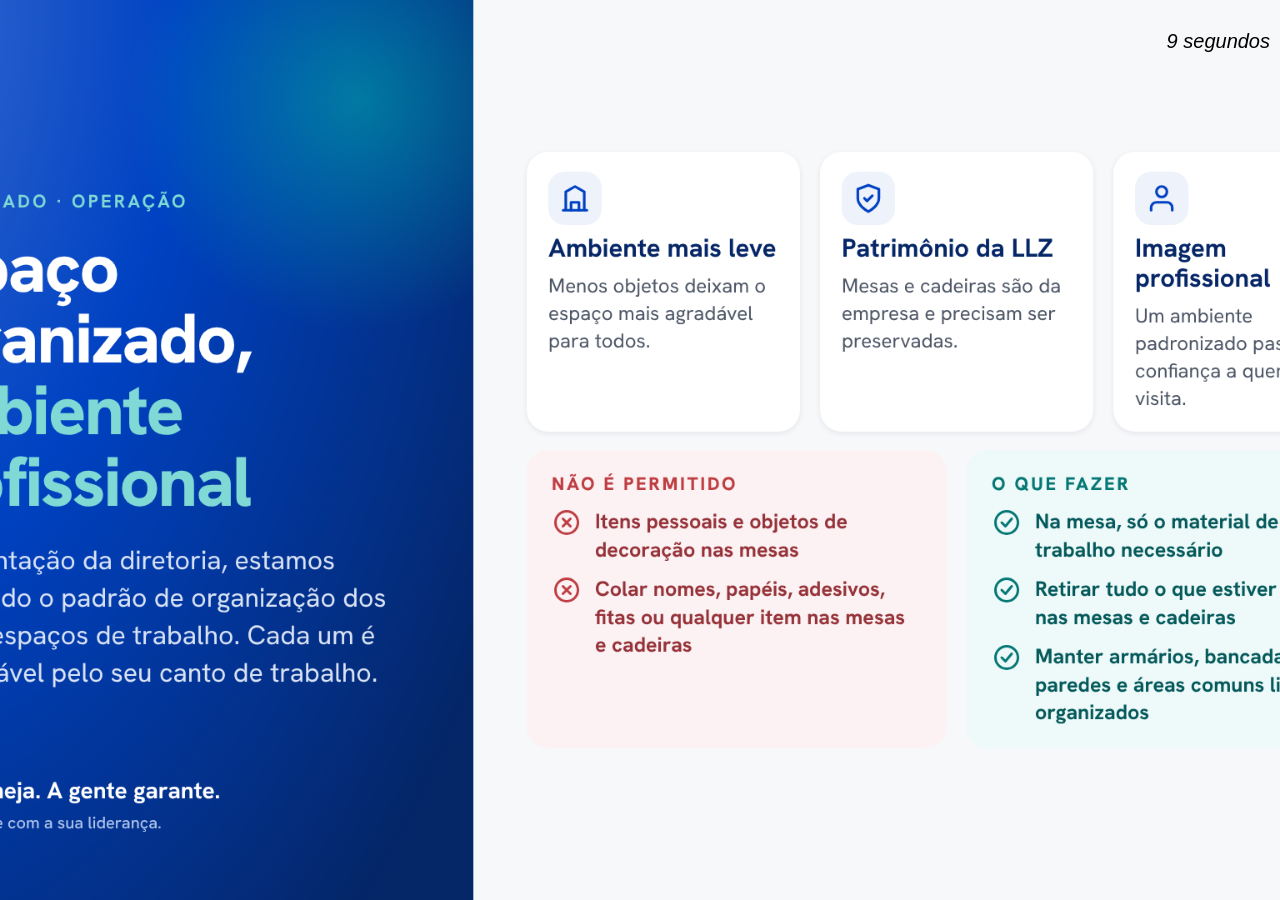
<file: index.html>
<!DOCTYPE html>
<html lang="pt-BR">
<head>
    <meta charset="UTF-8" />
    <meta name="viewport" content="width=device-width, initial-scale=1" />
    <title>Galeria de Imagens</title>
    <style>
        body {
            margin: 0;
            padding: 0;
            display: flex;
            justify-content: center;
            align-items: center;
            height: 100vh;
            background-color: #f0f0f0;
            overflow: hidden;
        }
        .gallery {
            width: 100vw;
            height: 100vh;
            display: flex;
            justify-content: center;
            align-items: center;
            overflow: hidden;
            position: relative;
        }
        img {
            width: 100%;
            height: 100%;
            object-fit: cover;
            display: none;
            transition: opacity 1s ease-in-out;
        }
        img.active {
            display: block;
        }
        .contador {
            font-size: 20px;
            font-family: "calibri light", sans-serif;
            font-style: italic;
            position: absolute;
            top: 10px;
            right: 10px;
            color: black;
            user-select: none;
        }
    </style>
</head>
<body>
    <div class="gallery" id="gallery"></div>
    <p class="contador" id="tempo-restante"></p>

    <script>
        const galleryElemento = document.getElementById('gallery');
        const contadorElemento = document.getElementById('tempo-restante');

        // Lista de imagens com nomes sem acento e minúsculos para evitar problemas
        const imagens = [
            "Comunicado TV - organização dos espaços.png",
            "aniversariantes-cobranca-2026-11-27.png",
            "arte_13_LLZ_v9.png",
            "campanha_ semana.png",
            "Campanha Flash - parcial 27-11.png",
            "codigo.png",
            "copilot.png",
            "destaques da cobranca.png",
            "TV 16 9 (1920×1080)@2x (10) (1).png",
            
           
            











            
            
        
        
            
        ];

        let indiceAtual = 0;
        let segundosRestantes = 10;

        function obterHoraBrasilia() {
            const options = { timeZone: 'America/Sao_Paulo', hour: '2-digit', minute: '2-digit', second: '2-digit' };
            const formatter = new Intl.DateTimeFormat('pt-BR', options);
            const horarioBrasilia = new Date();
            return formatter.format(horarioBrasilia);
        }

        // Carrega as imagens no container, com cache busting para garantir atualização
        function carregarImagens() {
            return new Promise((resolve) => {
                imagens.forEach((src, index) => {
                    const imgElement = document.createElement('img');
                    imgElement.src = src + '?v=' + Date.now();

                    if (index === 0) {
                        imgElement.classList.add('active');
                    }
                    galleryElemento.appendChild(imgElement);

                    // Log para cada imagem carregada
                    imgElement.onload = () => console.log(`Imagem carregada: ${src}`);
                    imgElement.onerror = () => console.error(`Erro ao carregar imagem: ${src}`);
                });
                resolve();
            });
        }

        // Atualiza a imagem visível e o contador de segundos
        function atualizarImagem() {
            const todasImagens = galleryElemento.getElementsByTagName('img');
            Array.from(todasImagens).forEach((img, index) => {
                img.classList.remove('active');
                if (index === indiceAtual) {
                    img.classList.add('active');
                }
            });
            contadorElemento.textContent = `${segundosRestantes} segundos`;
        }

        // Função principal que inicia a galeria
        function iniciarGaleria() {
            console.log("Iniciando galeria com " + imagens.length + " imagens.");

            carregarImagens().then(() => {
                atualizarImagem();

                // Intervalo para atualizar contador e trocar imagem a cada 15 segundos
                setInterval(() => {
                    segundosRestantes--;

                    if (segundosRestantes <= 0) {
                        indiceAtual = (indiceAtual + 1) % imagens.length;
                        segundosRestantes = 10;
                        atualizarImagem();
                    } else {
                        contadorElemento.textContent = `${segundosRestantes} segundos`;
                    }
                }, 1000);

                // Intervalo para reiniciar galeria a cada 10 minutos em ponto (minuto % 10 === 0 e segundo === 0)
                setInterval(() => {
                    const horaBrasilia = obterHoraBrasilia();
                    const [hora, minuto, segundo] = horaBrasilia.split(':').map(Number);

                    if (minuto % 10 === 0 && segundo === 0) {
                        indiceAtual = 0;
                        segundosRestantes = 10;
                        atualizarImagem();
                        console.log('Galeria reiniciada automaticamente no minuto múltiplo de 10');
                    }
                }, 1000);
            });
        }

        iniciarGaleria();
    </script>
</body>
</html>
</file>
